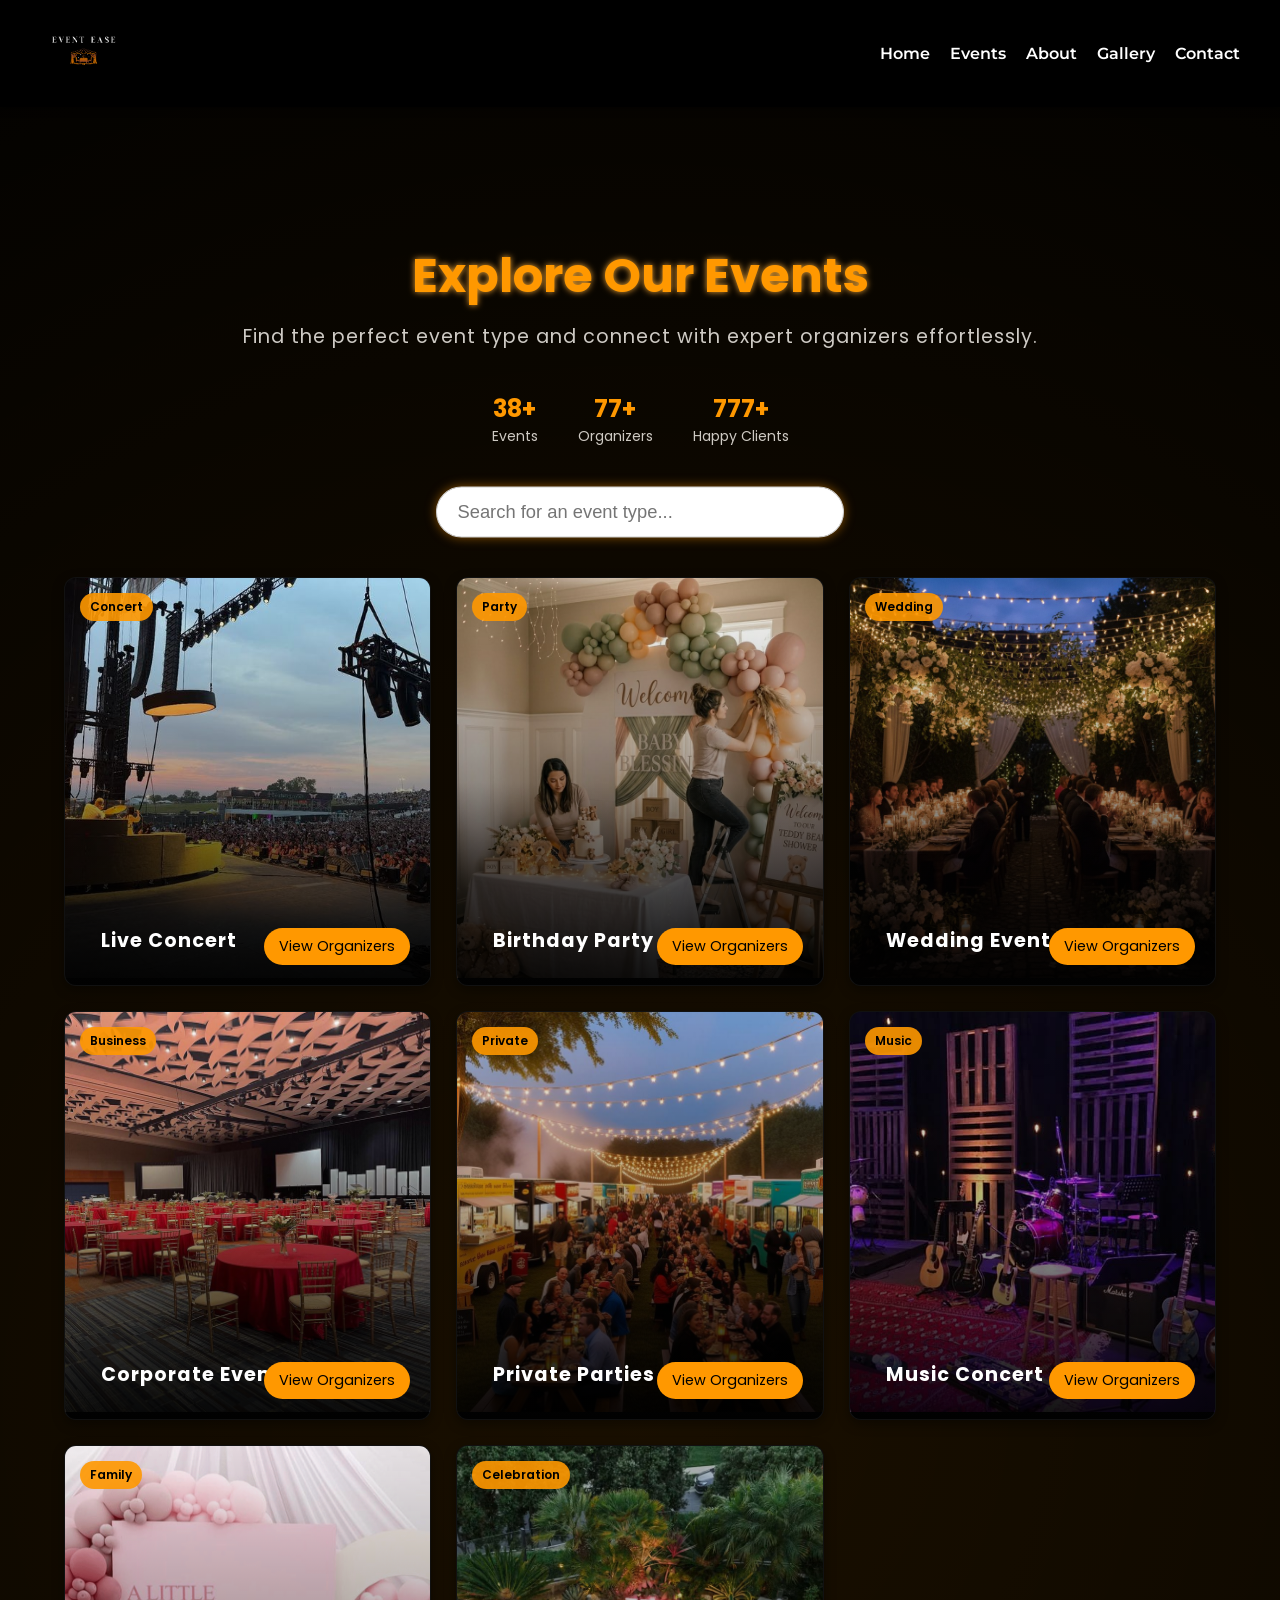
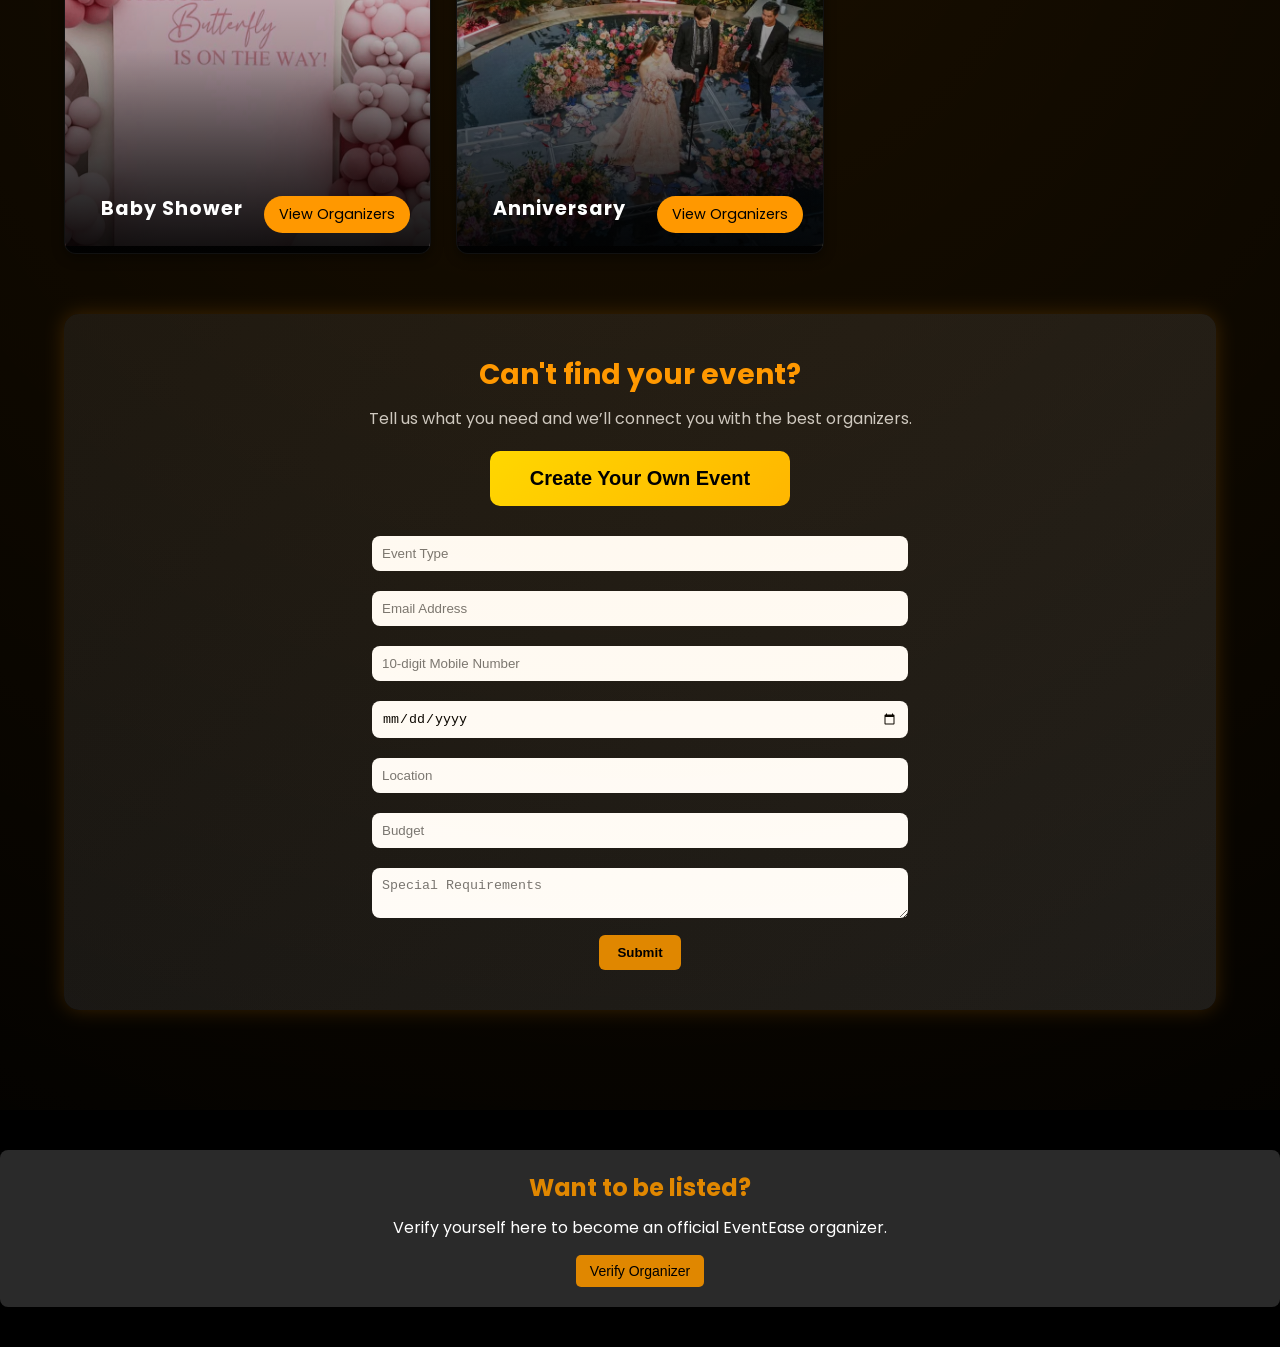
<file: events.html>
<!DOCTYPE html>
<html lang="en">
<head>
  <meta charset="UTF-8">
  <meta name="viewport" content="width=device-width, initial-scale=1.0">
  <title>Events - EventEase</title>

  <!-- ✅ CSS -->
  <link rel="stylesheet" href="style.css">

  <!-- ✅ Icons -->
  <link rel="stylesheet" href="https://cdnjs.cloudflare.com/ajax/libs/font-awesome/6.0.0/css/all.min.css">


  <!-- ✅ JS -->
  <script src="script.js" defer></script>
</head>
<body>
  <!-- Navbar -->
  <nav class="navbar">
    <div class="logo">
      <img src="logo2.png" alt="EventEase Logo">
    </div>
    <ul class="menu">
      <li><a href="index.html#home">Home</a></li>
      <li><a href="events.html" class="active">Events</a></li>
      <li><a href="index.html#about">About</a></li>
      <li><a href="index.html#gallery">Gallery</a></li>
      <li><a href="index.html#contact">Contact</a></li>
    </ul>
  </nav>

  <!---event------>
<section id="events" class="events-section">
    <h1 class="events-title">Explore Our Events</h1>

    <p class="subtitle events-subtitle">
  Find the perfect event type and connect with expert organizers effortlessly.
</p>
    
<div class="event-stats">
  <div><h3>50+</h3><p>Events</p></div>
  <div><h3>100+</h3><p>Organizers</p></div>
  <div><h3>1000+</h3><p>Happy Clients</p></div>
</div>


    <!-- Search Bar --> 
     <div class="search-wrapper"> 
      <input type="text" id="searchBox" placeholder="Search for an event type..." class="event-search">
      <p id="noResults" style="display:none; color:#ccc; margin-top:20px;">
  No events found 😔
</p>
    </div> 
    
     
    <!-- Event Grid -->
   <div class="events-container"> 


    <div class="event-banner"> 
      <img src="live.jpeg" alt="Live Concert"> 
      <span class="tag">Concert</span> 
      <div class="title-text">Live Concert</div> 
      <a href="live-details.html" class="details-btn">View Organizers</a> 
    </div> 


    <div class="event-banner"> 
      <img src="birthday.jpeg" alt="Birthday Party"> 
      <span class="tag">Party</span> 
      <div class="title-text">Birthday Party</div> 
      <a href="birthday-details.html" class="details-btn">View Organizers</a> 
    </div> 


    <div class="event-banner"> 
      <img src="wedding.jpg" alt="Wedding Event"> 
      <span class="tag">Wedding</span> 
      <div class="title-text">Wedding Event</div> 
      <a href="wedding-details.html" class="details-btn">View Organizers</a> 
    </div> 


    <div class="event-banner"> 
      <img src="corporate.jpeg" alt="Corporate Event"> 
      <span class="tag">Business</span> 
      <div class="title-text">Corporate Event</div> 
      <a href="corporate-details.html" class="details-btn">View Organizers</a> 
    </div> 
    
    
    <div class="event-banner"> 
      <img src="private.jpg" alt="Private Parties"> 
      <span class="tag">Private</span> 
      <div class="title-text">Private Parties</div> 
      <a href="private-details.html" class="details-btn">View Organizers</a> 
    </div> 
    
    <div class="event-banner"> 
      <img src="music.jpeg" alt="Music Concert"> 
      <span class="tag">Music</span> 
      <div class="title-text">Music Concert</div> 
      <a href="music-details.html" class="details-btn">View Organizers</a> 
    </div> 
    
    <div class="event-banner"> 
      <img src="baby-10.jpeg" alt="Baby Shower"> 
      <span class="tag">Family</span> 
      <div class="title-text">Baby Shower</div> 
      <a href="baby-details.html" class="details-btn">View Organizers</a> 
    </div> 
    
    <div class="event-banner"> 
      <img src="an-2.jpg" alt="Anniversary"> 
      <span class="tag">Celebration</span> 
      <div class="title-text">Anniversary</div> 
      <a href="anniversary-details.html" class="details-btn">View Organizers</a> 
    </div> 
  
  </div>


<div class="custom-event-section">
  <h2>Can't find your event?</h2>
  <p>Tell us what you need and we’ll connect you with the best organizers.</p>
  
  <button type="button" class="custom-event-btn" onclick="toggleForm()">
    Create Your Own Event
  </button>

  <!-- Hidden Form -->
  <div id="customForm" class="custom-form">
    <form id="eventForm">
  <input type="text" placeholder="Event Type" required>

  <input type="email" placeholder="Email Address" required>

  <input 
  type="tel" 
  placeholder="10-digit Mobile Number" 
  pattern="[6-9]{1}[0-9]{9}" 
  maxlength="10" 
  required
>

  <input type="date" required>

  <input type="text" placeholder="Location" required>

  <input type="number" placeholder="Budget" required>

  <textarea placeholder="Special Requirements"></textarea>

  <button type="submit" class="submit-btn">Submit</button>
</form>
<p id="successMsg" style="display:none; color:#4caf50; margin-top:10px;">
  ✅ Request submitted successfully!
</p>
  </div>
</div>


    <!-- Bottom Button -->
    <div class="custom-btn-wrapper">
        
    </div>
</section>
<div class="verify-section">
  <h2>Want to be listed?</h2>
  <p>Verify yourself here to become an official EventEase organizer.</p>
  <button class="verify-btn" onclick="openModal()">Verify Organizer</button>
</div>

<!-- Modal Popup -->
<div id="verifyModal" class="modal">
  <div class="modal-content large animate">
    <span class="close" onclick="closeModal()">&times;</span>
    <h2>Organizer Verification</h2>
    <form id="verifyForm">
      
      <!-- Row 1 -->
      <div class="form-row">
        <input type="text" placeholder="Organizer/Company Name" required>
        <select id="eventCategory" name="category" required>
          <option value="">Event Category</option>
          <option value="concert">Concert</option>
          <option value="wedding">Wedding</option>
          <option value="corporate">Corporate</option>
          <option value="birthday">Birthday</option>
          <option value="private">Private Party</option>
          <option value="other">Other</option>
        </select>
        <!-- Hidden input for custom category -->
<div id="otherCategoryWrapper" style="display:none; margin-top:10px;">
  <input type="text" id="otherCategory" name="otherCategory" placeholder="Enter your event type">
</div>
      </div>
      
      <!-- Row 2 -->
      <div class="form-row">
        <input type="number" placeholder="Years of Experience" required>
        <input type="url" placeholder="Portfolio/Website Link">
      </div>
      
      <!-- Row 3 -->
      <div class="form-row">
  
    <input type="text" name="location" placeholder="Location/Service Area" required>
    <input type="tel" name="phone" placeholder="Phone Number" 
           pattern="[6-9]{1}[0-9]{9}" maxlength="10" required>
</div>


      
      <!-- Row 4 -->
      <textarea placeholder="Short Bio or Description"></textarea>
      
      <!-- Row 5 -->
      <input type="file" accept=".jpg,.png,.pdf" required>
      
      <!-- Action Buttons -->
      <div class="form-actions">
        <button type="submit" class="submit-btn">Submit</button>
        <button type="button" class="cancel-btn" onclick="closeModal()">Back</button>
      </div>
    </form>
    <p id="verifySuccess" style="display:none; color:#4caf50;">
      ✅ Organizer submitted for verification!
    </p>
  </div>
</div>



</body>
</html>
</file>
<file: style.css>
/* Import Google Fonts */
@import url('https://fonts.googleapis.com/css2?family=Poppins:wght@400;600;700&family=Roboto:wght@400;500&display=swap');

/* Import Montserrat */
@import url('https://fonts.googleapis.com/css2?family=Montserrat:wght@400;600;700&display=swap');
* { 
  margin: 0; 
  padding: 0; 
  box-sizing: border-box; 
}

html { 
  scroll-behavior: smooth;
  scroll-padding-top: 100px; 
}

body { 
  
  font-family: 'Poppins', sans-serif;
  overflow-x: hidden;
  background: #000; 
  color: #fff;
  opacity: 1;
  transition: opacity 0.5s ease;
}

/* ✅ Navbar */
.navbar {
  position: fixed;
  top: 0;
  width: 100%;
  padding: 15px 40px;
  display: flex;
  justify-content: space-between;
  align-items: center;
  background: #000;   /* Always solid black */
  z-index: 1000;      /* Stays above video */
  box-shadow: 0 2px 6px rgba(0,0,0,0.5); /* subtle shadow for separation */
}


.menu li a.active {
  color: #ffd700;
}

.menu li a.active::after {
  width: 100%;
}

.menu-toggle {
  display: none;
}

@media (max-width: 768px) {
  .menu-toggle {
    display: block;
    font-size: 24px;
    color: #fff;
    cursor: pointer;
  }

  .menu.active {
    display: flex;
  }
}

/* ✅ Logo */
.logo img {
  height: 70px;
  transition: transform 0.4s ease;
}

.logo img:hover {
  transform: rotate(-5deg) scale(1.1);
}

/* ✅ Menu */
.menu {
  list-style: none;
  display: flex;
}

.menu li a {
  color: #fff;
  text-decoration: none;
  font-weight: 600;
  font-family: 'Montserrat', sans-serif;
  position: relative;
  transition: color 0.3s ease;
  margin-left: 20px;
}

.menu li a:hover {
  color: #ffd700; /* Gold accent on hover */
}
/* Hover underline animation */
.menu li a::after {
  content: "";
  position: absolute;
  width: 0%;
  height: 2px;
  bottom: -5px;
  left: 0;
  background-color: #ff9800;
  transition: width 0.3s ease;
}

.menu li a:hover::after {
  width: 100%;
}

/* ================= EVENTS PAGE ================= */

.events-section {
  padding: 140px 5% 100px;
  text-align: center;
  margin-top: 100px;
  position: relative;
  overflow: hidden;
  z-index: 1;
}
.events-section::before {
  content: "";
  position: absolute;
  width: 200%;
  height: 200%;
  top: -50%;
  left: -50%;
  background: radial-gradient(circle, rgba(255,152,0,0.1), transparent 60%);
  animation: floatBg 15s linear infinite;
  z-index: 0;
  pointer-events: none;
}
.events-title {
  font-size: 3rem;
  color: #ff9800;
  text-shadow: 0 0 6px #eba235;
  margin-bottom: 10px;
}

.events-subtitle {
  color: #ccc;
  margin-bottom: 40px;
}

/* Search Bar */
.search-wrapper {
  margin-bottom: 40px;
}

.event-search {
  width: 400px; /* box ki width badhao */
  height: 50px; /* box ki height badhao */
  font-size: 18px; /* text size bada karo */
  padding: 12px 20px; /* merged padding */
  border-radius: 30px; /* keep larger radius for pill shape */
  border: 1px solid #ccc;
  outline: none;
  box-shadow: 0 0 10px rgba(255,152,0,0.5);
}

/* Grid */
.events-container {
  display: grid;
  grid-template-columns: repeat(3, 1fr); /* 3 per row */
  gap: 25px;
  max-width: 1200px;
  margin: auto; /* center it */
}


/* Cards */
.event-banner {
  position: relative;
  overflow: hidden;
  border-radius: 20px;
  cursor: pointer;
  transition: 0.4s ease;
  border: 1px solid transparent;
  width: 100%;
}

.event-banner img {
  width: 100%;
  height: 400px;
  object-fit: cover;
  border-radius: 0;
  transition: 0.4s;
}

.event-banner:hover img {
  transform: scale(1.1);
}

/* Overlay Text */
.title-text {
  position: absolute;
  bottom: 60px;
  left: 20px;
  color: white;
  font-size: 1.4rem;
  font-weight: bold;
  letter-spacing: 1px;
  position: absolute;
  z-index: 2;
}

.details-btn {
  position: absolute;
  bottom: 20px;
  right: 20px;
  padding: 8px 15px;
  background: #ff9800;
  color: black;
  border-radius: 20px;
  text-decoration: none;
  font-size: 0.9rem;
  transition: 0.3s;
  z-index: 2;
}

.details-btn:hover {
  background: white;
  color: black;
}

/* Hover effect */
.event-banner:hover {
  transform: translateY(-8px);
   border: 1px solid #ff9800;
  box-shadow: 0 0 25px rgba(255,152,0,0.6);
}

/* ✅ VIDEO BACKGROUND */
.bg-video { 
  position: absolute; 
  top: 0; 
  left: 0; 
  width: 100%; 
  height: 100%; 
  object-fit: cover; 
  z-index: -1; 
}
.video-overlay {
  position: absolute;
  top: 0;
  left: 0;
  width: 100%;
  height: 100%;
  background: rgba(0,0,0,0.5);
  z-index: 0;
}

/* ✅ SECTIONS */ 
.home-content {
  height: 100vh;
  display: flex;
  flex-direction: column;
  justify-content: center;
  align-items: center;
  text-align: center;
  color: rgb(255, 255, 255);
  padding: 20px;
  position: relative;
  z-index: 1;
   background-attachment: fixed;
  background-size: cover;
}

#home {
  
  margin-top: 100px;
}

/* Background behind text */
.home-content::before {
  content: "";
  position: absolute;
  top: 0; left: 0;
  width: 100%; height: 100%;
  background: rgba(0, 0, 0, 0.267); /* simple black overlay */
  z-index: -1;
}
.home-content h1 {
  font-family: 'Poppins', sans-serif;
  font-size: 55px;
  font-weight: 700;
  color: #ffffff;
  opacity: 0;
  transform: translateY(-50px);
  animation: slideIn 1.5s ease forwards;
}
.home-content p {
  font-family: 'Roboto', sans-serif;
  margin-top: 15px;
  font-size: 20px;
  max-width: 600px;
  opacity: 0;
  animation: fadeIn 2s ease forwards;
  animation-delay: 1s;
}

/* Animations */
@keyframes slideIn {
  from { opacity: 0; transform: translateY(-50px); }
  to { opacity: 1; transform: translateY(0); }
}

@keyframes fadeIn {
  from { opacity: 0; }
  to { opacity: 1; }
}
@keyframes bgPulse {
  from { background: linear-gradient(135deg, rgba(255,152,0,0.3), rgba(0,0,0,0.7)); }
  to { background: linear-gradient(135deg, rgba(255,0,150,0.4), rgba(0,0,0,0.9)); }
}

/* ✅ EVENT CARDS */ 
.about-left, .about-right {
  opacity: 0;
  transform: translateY(50px);
  transition: all 1s ease;
}
.visible {
  opacity: 1;
  transform: translateY(0);
}

.event-banner { 
  position: relative; 
  background: #111; 
  border-radius: 12px; 
  overflow: hidden; 
  box-shadow: 0 4px 12px rgba(0,0,0,0.4); 
  transition: opacity 0.3s ease, transform 0.3s ease;
  opacity: 1;
  transform: translateY(0);
  animation: fadeUp 0.8s ease forwards;
}
@keyframes fadeUp {
  from {
    opacity: 0;
    transform: translateY(40px);
  }
  to {
    opacity: 1;
    transform: translateY(0);
  }
}

.event-banner::before {
  content: "";
  position: absolute;
  inset: 0;
  background: linear-gradient(to top, rgba(0,0,0,0.8), transparent);
  opacity: 0.8;
  pointer-events: none;
}

.event-banner::after {
  content: "";
  position: absolute;
  bottom: 0;
  left: 0;
  width: 100%;
  height: 50%;
  background: linear-gradient(to top, rgba(0,0,0,0.8), transparent);
}
.event-banner:hover { 
  transform: scale(1.05);
  box-shadow: 0 0 25px rgba(255, 152, 0, 0.6);
} 

.details-btn { 
  position: absolute; 
  bottom: 20px; 
  right: 20px; 
}

.book-btn {
   position: absolute;
  bottom: 20px;
  left: 20px;
  padding: 8px 14px;
  background: linear-gradient(135deg, #ff4d6d, #ff758f);
  color: white;
  border-radius: 6px;
  text-decoration: none;
  font-size: 14px;
  font-weight: 600;
}

.title-text { 
  position: absolute; 
  bottom: 20px; 
  left: 20px; 
  background: none;
  padding: 10px 16px; 
  border-radius: 8px; 
  color: #fff; 
  font-size: 1.2rem; 
  font-weight: bold; 
}
/* ✅ About Section */
.about-section {
  display: flex;
  flex-wrap: wrap;
  justify-content: space-between;
  padding: 60px 10%;
  background: #000;
  position: relative;
}

/* ✅ Left Side Text */
.about-left {
  flex: 1;
  min-width: 300px;
  padding-right: 40px;
  opacity: 0;
  transform: translateX(-50px);
  transition: all 1s ease;
}

.about-left.visible {
  opacity: 1;
  transform: translateX(0);
}

.about-left h2 {
  font-size: 32px;
  margin-bottom: 20px;
  font-weight: 700;
  color: #ff9800;
   text-shadow: 0 0 6px #f99500;

}

.about-left p {
  font-size: 18px;
  line-height: 1.6;
  margin-bottom: 15px;
  color: #ddd;
}


/* ✅ Right Side Image + Mission */
.about-right {
  flex: 1;
  min-width: 300px;
  display: flex;
  flex-direction: column;
  align-items: center;
  opacity: 0;
  transform: translateX(50px);
  transition: all 1s ease;
}

.about-right.visible {
  opacity: 1;
  transform: translateX(0);
}

.platform-image {
  width: 100%;
  border-radius: 12px;
  box-shadow: 0 0 15px rgba(255,255,255,0.2);
  transition: transform 0.5s ease;
}

.platform-image:hover {
  transform: scale(1.05);
}

.mission-box {
  background: #f0992e;
  padding: 30px;
  border-radius: 12px;
  margin-top: 20px;
  color: #333;
  box-shadow: 0 0 15px rgba(0,0,0,0.3);
  transition: transform 0.4s ease;
}

.mission-box:hover {
  transform: scale(1.05);
  box-shadow: 0 8px 20px rgba(255, 136, 0, 0.3);
}

/*.event-banner {
.event-banner.visible {
  opacity: 1;
  transform: translateY(0);
}

/* Events Section */
.events-preview {
  padding: 60px 20px;
  text-align: center;
  background: #000;
}

.events-preview h2 {
  font-size: 36px;
  color: #ff9800;
  margin-bottom: 10px;
}

.preview-container {
  display: flex;
  justify-content: center;
  gap: 25px;
  flex-wrap: wrap;
  margin-top: 30px;
}

.preview-card {
  background: #111;
  border-radius: 12px;
  overflow: hidden;
  width: 280px;
  transition: transform 0.4s ease, box-shadow 0.4s ease;
  cursor: pointer;
}

.preview-card img {
  width: 100%;
  height: 200px;
  object-fit: cover;
}

.preview-card h3 {
  padding: 15px;
  font-size: 18px;
}

.preview-card:hover {
  transform: translateY(-10px) scale(1.05);
  box-shadow: 0 8px 20px rgba(255, 152, 0, 0.4);
}

/* ✅ Button */
.explore-btn-container {
  margin-top: 30px;
}

.explore-btn {
  display: inline-block;
  padding: 12px 28px;
  background: linear-gradient(135deg, #ff9800, #ffb600);
  color: #000;
  font-weight: bold;
  border-radius: 8px;
  text-decoration: none;
  transition: all 0.3s ease;
}

.explore-btn:hover {
  transform: scale(1.08);
  box-shadow: 0 0 15px rgba(255, 152, 0, 0.6);
}

/* Event Cards */

.event-card img {
    width: 100%;
    height: 300px;
    border-radius: 10px;
    object-fit: cover;
    border-radius: 0 !important;
}

.custom-event-btn {
  padding: 16px 40px;
  background: linear-gradient(135deg, #FFD700, #FFB600);
  color: #000;
  border: none;
  border-radius: 10px;
  cursor: pointer;
  font-size: 20px;
  font-weight: 700;
  transition: all 0.4s ease;
  position: relative;
  z-index: 10;
}

.custom-event-btn:hover {
  background: linear-gradient(135deg, #FFB600, #FFD700);
  transform: scale(1.05);
  box-shadow: 0 0 20px rgba(255,215,0,0.6);
}

.package-grid { 
  display: flex; 
  gap: 20px; 
  justify-content: center; 
}
.package-card { 
  background: #111; 
  padding: 20px; 
  border-radius: 10px; 
  flex: 1; 
  text-align: center;
 }
 .price { 
  font-size: 20px; 
  color: #6c63ff; 
  font-weight: bold; 
}

.event-gallery { 
  padding: 40px; 
  background: #000; 
  text-align: center; 
  color: #fff; 
} 

.event-gallery h2 { 
  font-size: 32px; 
  margin-bottom: 10px; 
  color: #ff9800; 
} 

.event-gallery .subtitle {  
  margin-bottom: 20px; 
  color: #ccc; 
} 

.events-subtitle {
  color: #ccc;
  margin-bottom: 40px;
  font-size: 1.2rem;
  letter-spacing: 1px;
}
.gallery-scroll { 
  display: flex; 
  gap: 20px; 
  overflow-x: auto; 
  scroll-behavior: smooth; 
  padding-bottom: 10px; 
  scrollbar-width: none; /* Firefox */ 
  -ms-overflow-style: none; /* IE/Edge */ 
} 

.gallery-scroll::-webkit-scrollbar { 
  display: none; /* Chrome, Safari */ 
}

.gallery-scroll img { 
  flex: 0 0 auto; /* prevent shrinking */ 
  width: 300px; /* fixed width for each image */ 
  height: 200px; 
  object-fit: cover; 
  border-radius: 10px; 
  box-shadow: 0 4px 8px rgba(255,255,255,0.1); 
  transition: transform 0.3s ease, box-shadow 0.3s ease;
}
 
.gallery-scroll img:hover { 
  transform: rotate(-2deg) scale(1.1);
  box-shadow: 0 6px 15px rgba(255,255,255,0.4);
}

.book-btn:hover { 
  background: #5548e0;
  transform: scale(1.05); 
}
/* Lightbox overlay */
.lightbox {
  position: fixed;
  top: 0; left: 0;
  width: 100%; height: 100%;
  background: rgba(0,0,0,0.8);
  display: flex;
  justify-content: center;
  align-items: center;
  visibility: hidden;
  opacity: 0;
  transition: opacity 0.4s ease;
  z-index: 1000;
}

.lightbox img {
  max-width: 90%;
  max-height: 80%;
  border-radius: 10px;
}

.lightbox.visible {
  visibility: visible;
  opacity: 1;
}

/* ✅ FOOTER */
.contact-footer { 
  background: #111; 
  color: #fff; 
  padding: 40px; 
  display: grid; 
  grid-template-columns: repeat(auto-fit, minmax(250px, 1fr)); 
  gap: 30px;  
  font-family: Arial, sans-serif; 
  text-align: center;
  opacity: 0;
  transform: translateY(50px);
  transition: all 1s ease;
  
} 

.contact-footer h2 { 
  font-size: 28px; 
  color: #ff9800; 
  margin-bottom: 10px; 
} 

.contact-footer p { 
  font-size: 16px; 
  margin: 8px 0; 

}
.footer-contact p {
  margin: 5px 0;
  transition: color 0.3s ease;
}

.footer-contact p:hover {
  color: #ff9800;
}
.contact-footer.visible {
  opacity: 1;
  transform: translateY(0);
}
.footer-social .social-icons a img { 
  width: 24px; 
  margin-right: 10px; 
  transition: transform 0.3s; 
} 

.footer-social .social-icons a:hover img { 
  transform: scale(1.2); 
} 
.social-icons a {
  color: #fff;
  margin: 0 10px;
  font-size: 20px;
  transition: color 0.3s ease, transform 0.3s ease;
}

.social-icons a:hover {
  color: #ff9800;
  transform: scale(1.2);
}

.footer-policy a { 
  color: #ff9800; 
  text-decoration: none; 
  font-weight: bold; 
} 

.footer-policy a:hover { 
  text-decoration: underline; 
}

.footer-logo img {
  height: 150px;   /* logo size */
  margin-bottom: 15px;
  transition: transform 0.5s ease;
}

.footer-logo img:hover {
  transform: rotate(-5deg) scale(1.1);
}

.event-search { width: 400px; /* box ki width badhao */ 
  height: 50px; /* box ki height badhao */ 
/* Removed duplicate .event-search block; merged above */
  transform: scale(1.02);
}

section.visible {
  opacity: 1;
  transform: translateY(0);
}
/* Scroll Progress Bar */
#progress-bar {
    position: fixed;
    top: 0;
    left: 0;
    height: 5px;
    background: #ffd700; /* Gold accent */
    width: 0%;
    z-index: 2000;
    transition: width 0.25s ease;
}

.video-overlay {
  pointer-events: none;
}

.how-container {
  display: flex;
  justify-content: space-between;
  align-items: center;
  gap: 50px;
}

.how-section {
  position: relative;
  z-index: 5;
} 

#stepImage {
  width: 300px;
  transition: opacity 0.4s ease;
}

.step-img {
  display: none;
  width: 300px;
}

.active-img {
  display: block;
}

/* LEFT SIDE */
.steps-left {
  position: relative;
  width: 50%;
  display: flex;
  flex-direction: column;
  /*align-items: center; /* centers steps horizontally */
}
.steps-right {
  position: relative;
  width: 400px;
  height: 300px;
  overflow: hidden;
}

.line {
  position: absolute;
  left: 25px;
  top: 0;
  width: 2px;
  height: 100%;
  background: repeating-linear-gradient(
    to bottom,
    #ffd700 0px,
    #ffd700 6px,
    transparent 6px,
    transparent 12px
  );
  animation: moveDots 1s linear infinite;
}

@keyframes moveDots {
  from {
    background-position: 0 0;
  }
  to {
    background-position: 0 20px;
  }
}

/* Animated glowing line */
.line::before {
  content: "";
  position: absolute;
  width: 0%;
  height: 100%;
  background: linear-gradient(90deg, #ffd700, #ff9800);
  transition: width 1s ease;
}

/* Active animation */
.line.active-line::before {
  width: 100%;
}

.step span {
  color: #ffd700;
  font-weight: bold;
  margin-right: 8px;
}

.steps {
  position: relative;
  display: flex;
  justify-content: center;
  align-items: center;
  gap: 40px;
}

/* Circle */
.circle {
  width: 50px;
  height: 50px;
  background: #ddd;
  color: #000;
  border-radius: 50%;
  display: flex;
  align-items: center;
  justify-content: center;
  font-weight: bold;
  margin-right: 20px;
}

/* Active step */
.active-step {
  opacity: 1;
}

.active-step .circle {
  background: purple;
  color: white;
  transform: scale(1.2);
}

/* RIGHT SIDE */
.steps-right img {
  width: 300px;
  transition: 0.5s;
  pointer-events: none;
}

.step {
   display: flex;
  align-items: center;
  margin-bottom: 50px;
  opacity: 0.4;
  transition: 0.4s;
  cursor: pointer;
  position: relative;
  z-index: 10;
}

.step .circle {
  width: 50px;
  height: 50px;
  border-radius: 50%;
  display: flex;
  justify-content: center;
  align-items: center;
  color: #fff;
  font-weight: bold;
  margin-bottom: 10px;
}


.step:hover {
  transform: translateY(-10px) scale(1.05);
  box-shadow: 0 10px 30px rgba(255, 215, 0, 0.5);
}

.step.visible {
  opacity: 1;
  transform: translateY(0);
}

.step i {
  font-size: 40px;
  color: #ffd700;
  margin-bottom: 15px;
  transition: transform 0.3s ease, color 0.3s ease;
}

/* ✨ Glow when visible */
.step.active-step {
  border: 1px solid #ffd700;
  box-shadow: 0 0 20px rgba(255, 215, 0, 0.4);
  opacity: 1;
  transform: translateY(0);
}

.step:hover i {
  transform: scale(1.2) rotate(5deg);
  color: #ff9800;
}
#backToTop {
  position: fixed;
  bottom: 30px;
  right: 30px;
  background: #ffd700; /* Gold accent */
  color: #000;
  border: none;
  border-radius: 50%;
  width: 50px;
  height: 50px;
  font-size: 18px;
  font-weight: bold;
  cursor: pointer;
  box-shadow: 0 4px 10px rgba(0,0,0,0.4);
  transition: transform 0.3s ease, background 0.3s ease;
  display: none; /* hidden by default */
  z-index: 1500;
}

#backToTop:hover {
  background: #ff9800;
  transform: scale(1.1);
}

/* Why Us Section */
.why-us {
 padding: 100px 20px;
  text-align: center;
  background: linear-gradient(135deg, #111, #1a1a1a);
  color: #fff;
  position: relative;
  overflow: hidden;
}

/* Title glow effect */
.why-title {
  font-size: 3rem;
  color: #ff9800;
  margin-bottom: 10px;
  /*text-shadow: 0 0 1px #ff9800, 0 0 20px #ffb600;*/
  opacity: 1;
}

.why-subtitle {
  color: #ccc;
  font-size: 1.3rem;
  margin-bottom: 50px;
  opacity: 1;
}

.why-us h2 {
  font-size: 36px;
  color: #ff9800;
  margin-bottom: 10px;
}

.benefits {
   display: flex;
  justify-content: center;
  gap: 40px;
  flex-wrap: wrap;
}

.benefit-card {
  background: #1a1a1a;
  padding: 30px 20px;
  border-radius: 20px;
  width: 250px;
  transition: all 0.5s ease;
  opacity: 0;
  transform: translateY(40px);
  cursor: pointer;
  box-shadow: 0 0 20px rgba(255, 152, 0, 0.1);
}

.benefit-card.visible {
  opacity: 1;
  transform: translateY(0);
}

.benefit-card:hover {
  transform: translateY(-10px) scale(1.05);
  box-shadow: 0 0 30px rgba(255, 215, 0, 0.5);
  background: #222;
}

/* Icon glow and hover */
.benefit-icon {
  font-size: 50px;
  color: #ffd700;
  margin-bottom: 20px;
  transition: transform 0.4s ease, color 0.4s ease, text-shadow 0.4s ease;
  text-shadow: 0 0 5px #ffd700;
}

.benefit-card:hover .benefit-icon {
  transform: scale(1.3) rotate(10deg);
  color: #ff9800;
  text-shadow: 0 0 15px #ff9800, 0 0 25px #ffd700;
}

/* Headings and text */
.benefit-card h3 {
  font-size: 1.5rem;
  margin-bottom: 10px;
  color: #ffd700;
}

.benefit-card p {
  font-size: 1rem;
  color: #ccc;
}

/* Floating background animation */
.why-us::before {
  content: "";
  position: absolute;
  width: 200%;
  height: 200%;
  top: -50%;
  left: -50%;
  background: radial-gradient(circle, rgba(255, 215, 0, 0.1), transparent 60%);
  animation: floatBg 15s linear infinite;
  z-index: 0;
}

@keyframes floatBg {
  0% { transform: rotate(0deg) translateX(0) translateY(0); }
  50% { transform: rotate(180deg) translateX(20px) translateY(20px); }
  100% { transform: rotate(360deg) translateX(0) translateY(0); }
}


.cta {
  margin-top: 40px;
}
.how-section {
  padding: 80px 50px;
  text-align: center;
  background: linear-gradient(135deg, #111, #222);
  color: #fff;
}

.how-section h2 {
  font-size: 36px;
  color: #ff9800;
  margin-bottom: 10px;
}

.how-section .subtitle {
  color: #ccc;
  margin-bottom: 40px;
}
.book-btn {
  display: inline-block;
  margin-top: 8px;
  padding: 8px 12px;
  background: #ff4d6d;
  color: white;
  text-decoration: none;
  border-radius: 5px;
}

.book-btn:hover {
  background: #e63950;
}

@media (max-width: 768px) {
  
  .events-container {
    grid-template-columns: 1fr;
  }

  .menu {
    flex-direction: column;
    background: #000;
    position: absolute;
    top: 80px;
    right: 0;
    width: 100%;
    display: none;
  }

  .home-content h1 {
    font-size: 32px;
  }

  .event-search {
    width: 90%;
  }
}

@media (max-width: 1024px) {
  .events-container {
    grid-template-columns: repeat(2, 1fr); /* tablet */
  }
}

.testimonials {
  padding: 60px 40px;
  text-align: center;
  background: #111;
}

.testimonials h2 {
  color: #ff9800;
  margin-bottom: 30px;
}

.testimonial-box {
  background: #1a1a1a;
  padding: 20px;
  margin: 15px auto;
  max-width: 500px;
  border-radius: 10px;
  box-shadow: 0 4px 10px rgba(255,255,255,0.1);
}

.image-slider {
  position: relative;
  width: 300px;
  height: 350px;
  overflow: hidden;
}

.slide {
  position: absolute;
  width: 100%;
  height: 100%;
  opacity: 0;
  transform: translateX(100%);
  transition: all 0.6s ease;
}

/* Active slide (visible) */
.slide.active-slide {
  opacity: 1;
  transform: translateX(0);
}

/* Slide OUT to left */
.slide.exit-left {
  transform: translateX(-100%);
  opacity: 0;
}

.slide img {
  width: 100%;
  height: 100%;
  object-fit: cover;
  border-radius: 12px;
}
.tag {
  position: absolute;
  top: 15px;
  left: 15px;
  background: rgba(255,152,0,0.9);
  color: black;
  padding: 5px 10px;
  font-size: 12px;
  border-radius: 20px;
  font-weight: 600;
}
.event-stats {
  display: flex;
  justify-content: center;
  gap: 40px;
  margin-bottom: 40px;
  font-size: 28px;
  color: #ff9800;
  transition: transform 0.3s ease;
}

.event-stats div:hover h3 {
  transform: scale(1.1);
}

.event-stats h3 {
  color: #ff9800;
  font-size: 24px;
}

.event-stats p {
  color: #ccc;
  font-size: 14px;
}

.custom-event-section {
  margin-top: 60px;
  padding: 40px;
  text-align: center;
  background: linear-gradient(135deg, #111, #1a1a1a);
  border-radius: 15px;
  box-shadow: 0 0 20px rgba(255,152,0,0.2);
}

.custom-form.hide {
  max-height: 0;
  opacity: 0;
  margin-top: 0;
  padding: 0;
}


.custom-event-section h2 {
  color: #ff9800;
  font-size: 28px;
  margin-bottom: 10px;
}

.custom-event-section p {
  color: #ccc;
  margin-bottom: 20px;
}

.custom-form {
  max-height: 1000px;
  overflow: hidden;
  transition: all 0.5s ease;
  margin-top: 20px;
  width: 50%;
  margin-left: auto;
  margin-right: auto;
  opacity: 1;
}

.custom-form.active {
  max-height: 500px;
}

.custom-form input,
.custom-form textarea {
  width: 100%;
  margin: 10px 0;
  padding: 10px;
  border-radius: 8px;
  border: none;
}

.submit-btn {
  /*background: linear-gradient(135deg, #ff9800, #ffd700);*/
  background: #e08700;
  color: #000000;
  padding: 12px 25px;
  border-radius: 10px;
  border: none;
  font-weight: bold;
  cursor: pointer;
  position: relative;
  z-index: 10;
}

.submit-btn:hover {
  transform: scale(1.05);
  box-shadow: 0 0 15px rgba(255,152,0,0.6);
  background: #ffffff;
}

#successMsg {
  display: none;
  color: green;
  margin-top: 10px;
  transition: opacity 0.5s ease;
  opacity: 0;
}
.navbar.scrolled {
  padding: 4px 20px;
  transition: padding 0.3s ease;
}

#successMsg.show {
  opacity: 1;
}

/* Section */
.verify-section {
  text-align: center;
  margin: 40px 0;
  padding: 20px;
  background: #2a2a2a;
  border-radius: 8px;
}
.verify-section h2 {
  color: #e08700;
  margin-bottom: 10px;
}
.verify-section p {
  color: #ffffff;
  margin-bottom: 15px;
}

/* Button */
.verify-btn {
  background: #e08700;
  color: #000000;
  border: none;
  padding: 8px 14px;
  border-radius: 5px;
  cursor: pointer;
  font-size: 14px;
  transition: background 0.3s ease;
}
.verify-btn:hover {
  background: #ffffff;
  transform: scale(1.05);
  box-shadow: 0 0 15px rgba(255,152,0,0.6);
}

/* Modal */
.modal {
  display: none;
  position: fixed;
  z-index: 1000;
  left: 0; top: 0;
  width: 100%; height: 100%;
  background: rgba(0,0,0,0.6);
}
.modal-content {
  background: #fff;
  margin: 10% auto;
  padding: 20px;
  border-radius: 8px;
  width: 400px;
  box-shadow: 0 4px 8px rgba(0,0,0,0.2);
}
.modal-content.large {
  width: 650px;
  max-height: 85vh;
  overflow-y: auto;
  border-radius: 10px;
  animation: slideDown 0.4s ease; /* animation */
}
.close {
  float: right;
  font-size: 24px;
  cursor: pointer;
}
.form-row {
  display: flex;
  gap: 15px;
  margin-bottom: 15px;
}
.form-actions {
  display: flex;
  justify-content: space-between;
}
.form-group {
  flex: 1;                /* each input takes equal width */
}

.form-group input {
  width: 100%;            /* input fills its container */
  padding: 12px;
  border: 1px solid #ccc;
  border-radius: 6px;
}
.form-row input, 
.form-row select {
  flex: 1;
  padding: 12px;
  border: 1px solid #ccc;
  border-radius: 6px;
}

/* Animation for rows */
@keyframes fadeInUp {
  from { transform: translateY(20px); opacity: 0; }
  to { transform: translateY(0); opacity: 1; }
}
.cancel-btn {
  background: #e08700;
  color: #000000;
  border: none;
  padding: 10px 18px;
  border-radius: 6px;
  cursor: pointer;

}
.cancel-btn:hover {
  background: #ffffff;
  box-shadow: 0 0 15px rgba(255,152,0,0.6);
}

textarea {
  width: 100%;
  padding: 12px;
  border: 1px solid #ccc;
  border-radius: 6px;
  resize: vertical;
  margin-bottom: 15px;
}
.submit-btn {
  background: #e08700;
  color: #000000;
  border: none;
  padding: 10px 18px;
  border-radius: 6px;
  cursor: pointer;
}
.submit-btn:hover {
  background: #ffffff;
}
/* Animation */
@keyframes slideDown {
  from { transform: translateY(-50px); opacity: 0; }
  to { transform: translateY(0); opacity: 1; }
}
#otherCategoryWrapper input {
  width: 100%;
  padding: 12px;
  border: 1px solid #ccc;
  border-radius: 6px;
  transition: all 0.3s ease;
}
#otherCategoryWrapper {
  animation: fadeIn 0.4s ease;
}
@keyframes fadeIn {
  from { opacity: 0; transform: translateY(-10px); }
  to { opacity: 1; transform: translateY(0); }
}
</file>
